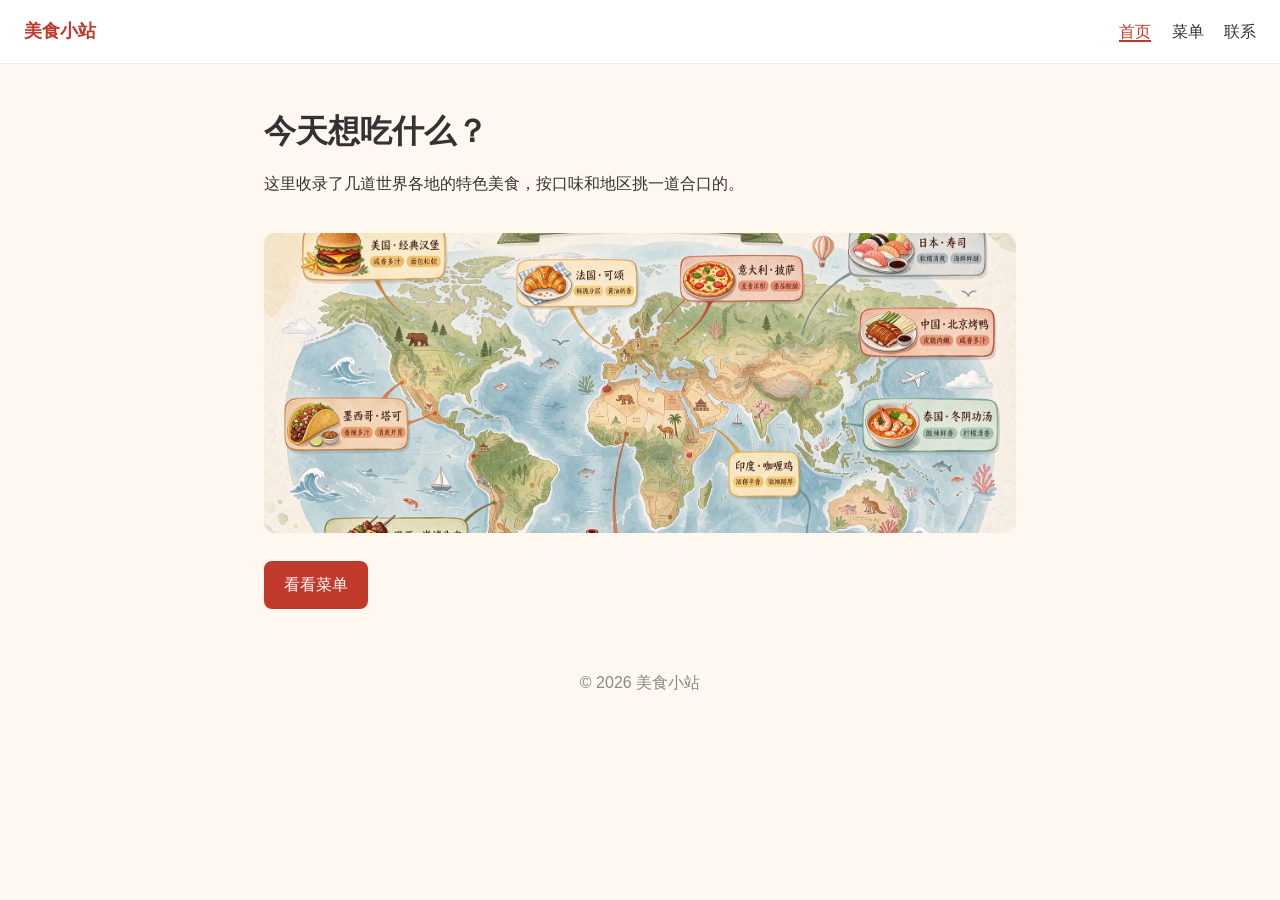
<file: index.html>
<!DOCTYPE html>
<html lang="zh-CN">
<head>
  <meta charset="UTF-8">
  <meta name="viewport" content="width=device-width, initial-scale=1.0">
  <title>美食小站 · 首页</title>
  <meta name="description" content="一个简单的世界美食小站，按口味和地区找到想吃的菜。">
  <link rel="stylesheet" href="style.css">
</head>
<body>
  <header>
    <div class="logo">美食小站</div>
    <nav>
      <a href=" " class="active">首页</a >
      <a href="dishes.html">菜单</a >
      <a href="contact.html">联系</a >
    </nav>
  </header>

  <main>
    <h1>今天想吃什么？</h1>
    <p>这里收录了几道世界各地的特色美食，按口味和地区挑一道合口的。</p >
    <!-- 首页大图：世界美食合集 -->
    <img src="mszp.png" alt="世界各地美食合集" class="pic">
    <a href="dishes.html" class="btn">看看菜单</a >
  </main>

  <footer>© 2026 美食小站</footer>
</body>
</html>
</file>
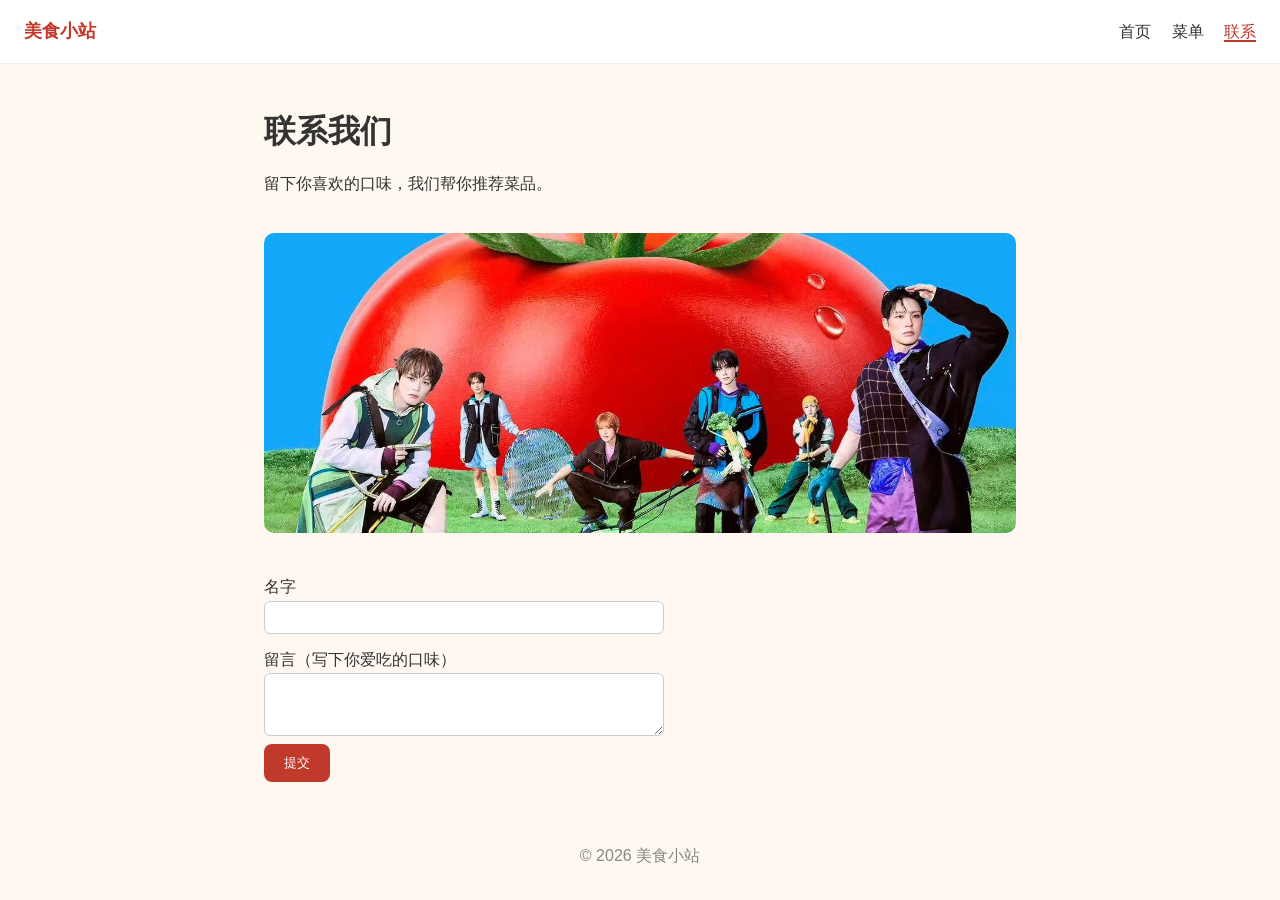
<file: contact.html>
<!DOCTYPE html>
<html lang="zh-CN">
<head>
  <meta charset="UTF-8">
  <meta name="viewport" content="width=device-width, initial-scale=1.0">
  <title>联系 · 美食小站</title>
  <meta name="description" content="留下你的口味偏好和留言。">
  <link rel="stylesheet" href="style.css">
</head>
<body>
  <header>
    <div class="logo">美食小站</div>
    <nav>
      <a href="index.html">首页</a >
      <a href="dishes.html">菜单</a >
      <a href="contact.html" class="active">联系</a >
    </nav>
  </header>

  <main>
    <h1>联系我们</h1>
    <p>留下你喜欢的口味，我们帮你推荐菜品。</p >
    <img src="nctdream.jpg" alt="美食地图" class="pic">
    <form>
      <label>名字</label>
      <input type="text">
      <label>留言（写下你爱吃的口味）</label>
      <textarea rows="3"></textarea>
      <button type="submit" class="btn">提交</button>
    </form>
  </main>

  <footer>© 2026 美食小站</footer>
</body>
</html>
</file>
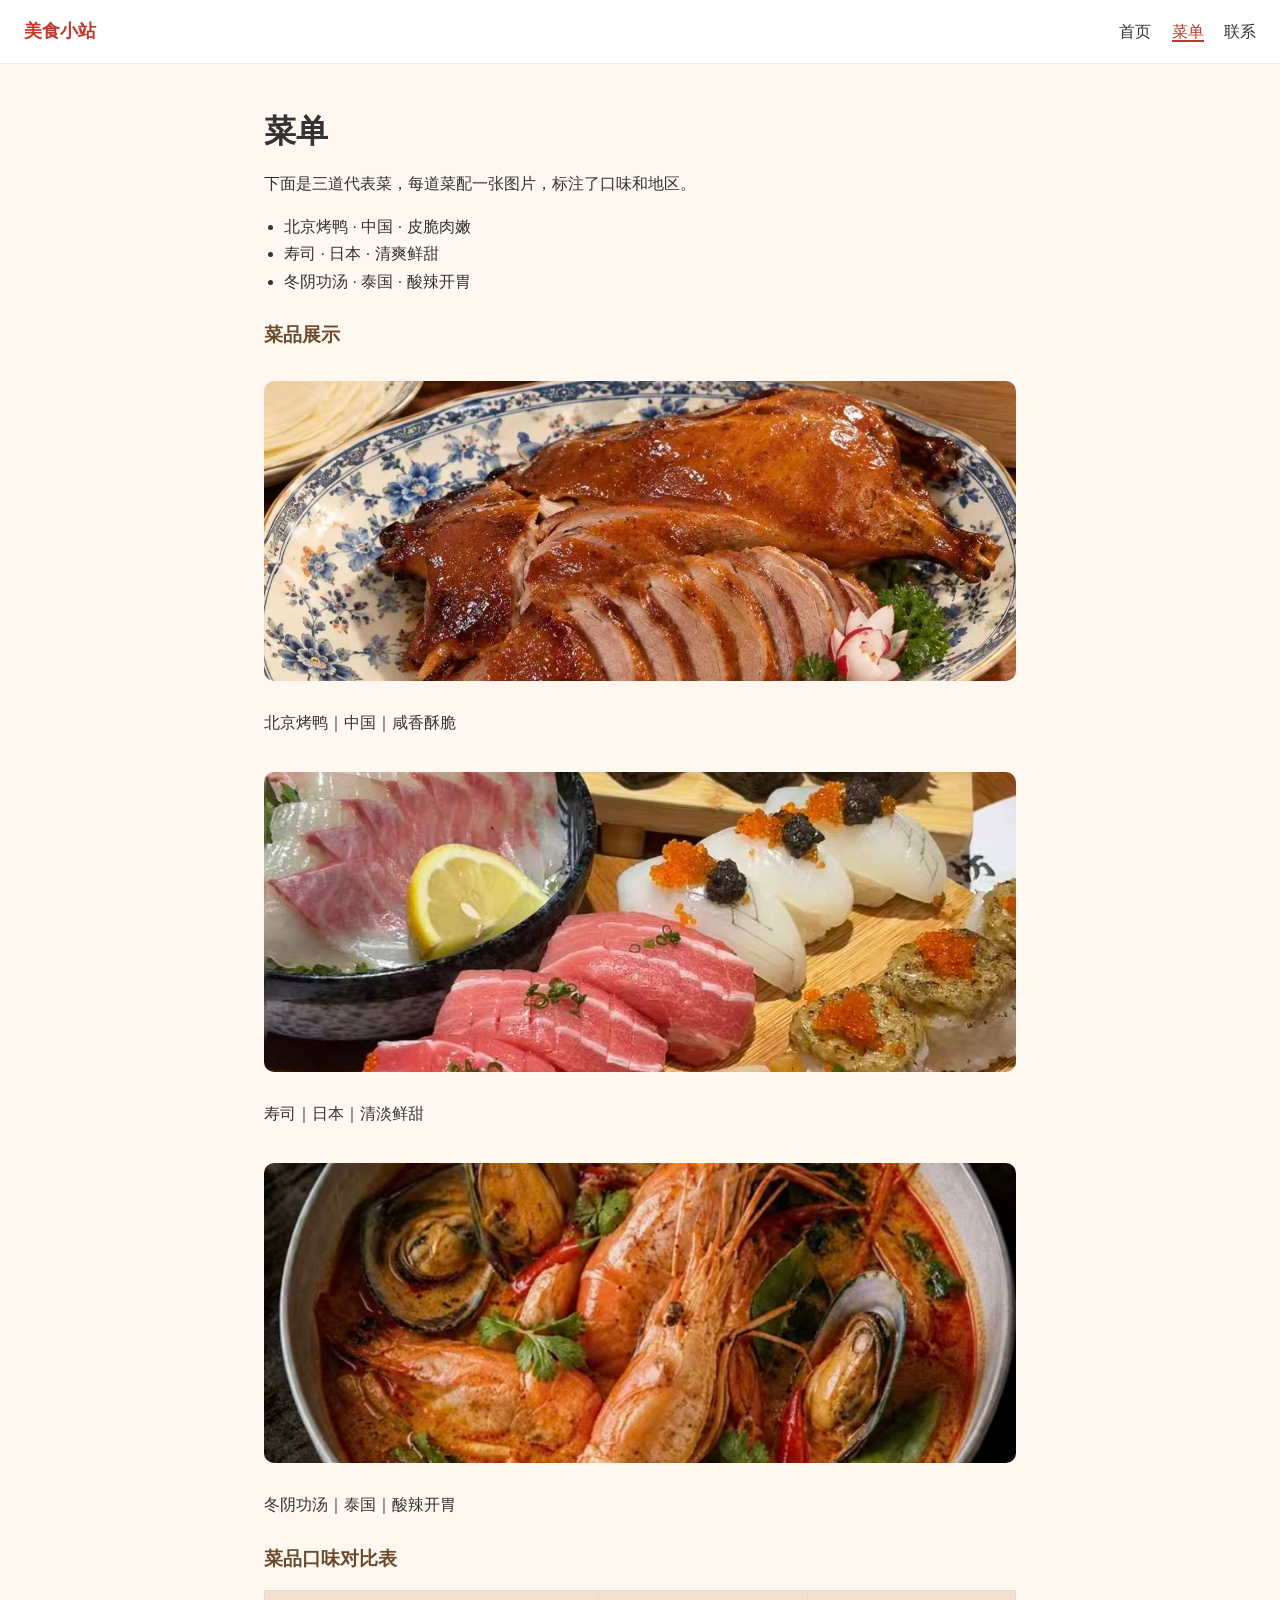
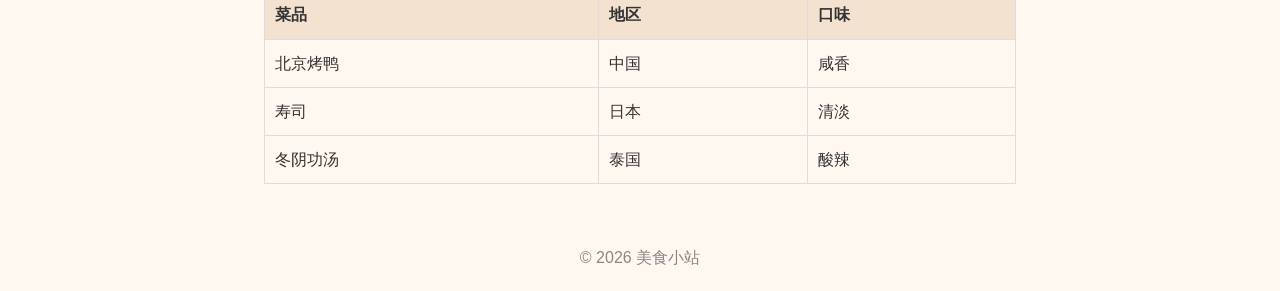
<file: dishes.html>
<!DOCTYPE html>
<html lang="zh-CN">
<head>
  <meta charset="UTF-8">
  <meta name="viewport" content="width=device-width, initial-scale=1.0">
  <title>菜单 · 美食小站</title>
  <meta name="description" content="世界各地特色菜品列表与口味对比。">
  <link rel="stylesheet" href="style.css">
</head>
<body>
  <header>
    <div class="logo">美食小站</div>
    <nav>
      <a href="index.html">首页</a >
      <a href="dishes.html" class="active">菜单</a >
      <a href="contact.html">联系</a >
    </nav>
  </header>

  <main>
    <h1>菜单</h1>
    <p>下面是三道代表菜，每道菜配一张图片，标注了口味和地区。</p >

    <ul>
      <li>北京烤鸭 · 中国 · 皮脆肉嫩</li>
      <li>寿司 · 日本 · 清爽鲜甜</li>
      <li>冬阴功汤 · 泰国 · 酸辣开胃</li>  
    </ul>

    <h3>菜品展示</h3>
    <img src="duck.jpg" alt="北京烤鸭" class="pic">
    <p>北京烤鸭｜中国｜咸香酥脆</p >

    <img src="susi.jpg" alt="寿司拼盘" class="pic">
    <p>寿司｜日本｜清淡鲜甜</p >

    <img src="dygt.jpg" alt="冬阴功汤" class="pic">
    <p>冬阴功汤｜泰国｜酸辣开胃</p >

    <h3>菜品口味对比表</h3>
    <table>
      <tr><th>菜品</th><th>地区</th><th>口味</th></tr>
      <tr><td>北京烤鸭</td><td>中国</td><td>咸香</td></tr>
      <tr><td>寿司</td><td>日本</td><td>清淡</td></tr>
      <tr><td>冬阴功汤</td><td>泰国</td><td>酸辣</td></tr>
    </table>
  </main>

  <footer>© 2026 美食小站</footer>
</body
</html>
</file>
<file: style.css>
* {
  margin: 0;
  padding: 0;
  box-sizing: border-box;
  font-family: sans-serif;
}

body {
  background: #fff8f0;
  color: #333;
  line-height: 1.7;
}

header {
  display: flex;
  justify-content: space-between;
  align-items: center;
  padding: 16px 24px;
  background: #fff;
  border-bottom: 1px solid #eee;
}

.logo {
  font-weight: bold;
  font-size: 18px;
  color: #c0392b;
}

nav a {
  margin-left: 16px;
  text-decoration: none;
  color: #333;
}

nav a.active {
  color: #c0392b;
  border-bottom: 2px solid #c0392b;
}

main {
  max-width: 800px;
  margin: 40px auto;
  padding: 0 24px;
}

h1 { margin-bottom: 12px; }
h3 { margin: 24px 0 10px; color: #6b4a2b; }
p { margin-bottom: 16px; }

.pic {
  width: 100%;
  max-height: 300px;
  object-fit: cover;
  border-radius: 10px;
  margin: 20px 0;
}

.btn {
  display: inline-block;
  background: #c0392b;
  color: #fff;
  padding: 10px 20px;
  border: none;
  border-radius: 8px;
  text-decoration: none;
  cursor: pointer;
}

ul { margin: 16px 0 16px 20px; }

table {
  width: 100%;
  border-collapse: collapse;
  margin-top: 16px;
}

th, td {
  border: 1px solid #ddd;
  padding: 10px;
  text-align: left;
}

th { background: #f3e2cf; }

form { max-width: 400px; }

label { display: block; margin-top: 12px; }

input, textarea {
  width: 100%;
  padding: 8px;
  border: 1px solid #ccc;
  border-radius: 6px;
}

footer {
  text-align: center;
  padding: 20px;
  color: #888;
}

@media (max-width: 600px) {
  header { flex-direction: column; gap: 10px; }
}
</file>
